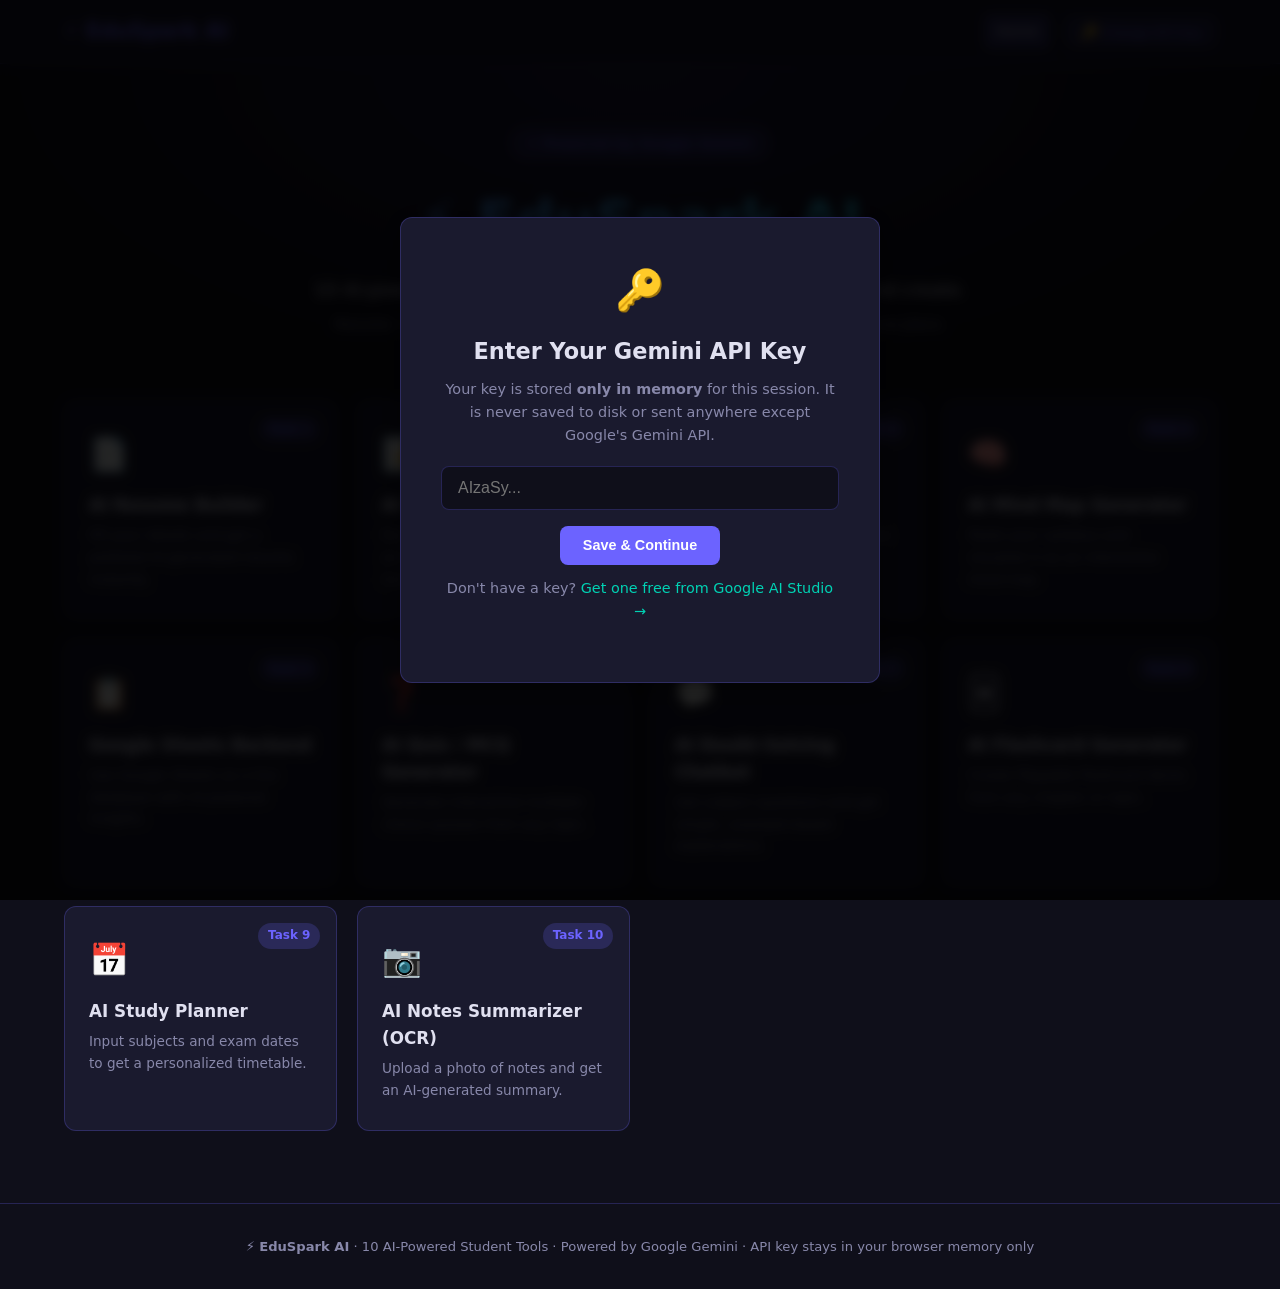
<file: index.html>
<!DOCTYPE html>
<html lang="en">
<head>
  <meta charset="UTF-8" />
  <meta name="viewport" content="width=device-width, initial-scale=1.0"/>
  <title>EduSpark AI — Your AI-Powered Study Toolkit</title>
  <link rel="stylesheet" href="styles.css" />
</head>
<body>
  <!-- API Key Modal -->
  <div id="api-modal" class="modal-overlay">
    <div class="modal-box">
      <div class="modal-icon">🔑</div>
      <h2>Enter Your Gemini API Key</h2>
      <p>Your key is stored <strong>only in memory</strong> for this session. It is never saved to disk or sent anywhere except Google's Gemini API.</p>
      <input type="password" id="api-key-input" placeholder="AIzaSy..." autocomplete="off" />
      <div class="modal-actions">
        <button class="btn-primary" onclick="saveApiKey()">Save &amp; Continue</button>
      </div>
      <p class="modal-note">Don't have a key? <a href="https://aistudio.google.com/app/apikey" target="_blank">Get one free from Google AI Studio →</a></p>
    </div>
  </div>

  <!-- Header -->
  <header class="site-header">
    <div class="header-inner">
      <div class="logo">⚡ EduSpark AI</div>
      <nav class="top-nav">
        <a href="index.html" class="active">Home</a>
        <button class="btn-key-change" onclick="changeApiKey()">🔑 Change API Key</button>
      </nav>
    </div>
  </header>

  <!-- Hero -->
  <section class="hero">
    <div class="hero-badge">✦ Powered by Google Gemini</div>
    <h1>⚡ EduSpark AI</h1>
    <p class="hero-tagline">10 AI-powered tools to supercharge how you study, revise, and create.</p>
    <p class="hero-sub">Resume → Notes → PPT → Quiz → Chatbot → Flashcards → and more. All in one place.</p>
  </section>

  <!-- Tools Grid -->
  <main class="tools-grid">
    <a href="pages/resume-builder.html" class="tool-card">
      <div class="tool-icon">📄</div>
      <h3>AI Resume Builder</h3>
      <p>Fill your details and get a polished AI-generated resume instantly.</p>
      <span class="task-badge">Task 1</span>
    </a>
    <a href="pages/notes-generator.html" class="tool-card">
      <div class="tool-icon">📝</div>
      <h3>AI Notes Generator</h3>
      <p>Paste any topic or paragraph and get clean structured study notes.</p>
      <span class="task-badge">Task 2</span>
    </a>
    <a href="pages/ppt-generator.html" class="tool-card">
      <div class="tool-icon">📊</div>
      <h3>AI PPT Generator</h3>
      <p>Enter a topic and get slide-wise content with navigation.</p>
      <span class="task-badge">Task 3</span>
    </a>
    <a href="pages/mind-map.html" class="tool-card">
      <div class="tool-icon">🧠</div>
      <h3>AI Mind Map Generator</h3>
      <p>Paste your syllabus and visualize it as an interactive mind map.</p>
      <span class="task-badge">Task 4</span>
    </a>
    <a href="pages/sheets-backend.html" class="tool-card">
      <div class="tool-icon">📋</div>
      <h3>Google Sheets Backend</h3>
      <p>Use Google Sheets as a live database with AI-powered insights.</p>
      <span class="task-badge">Task 5</span>
    </a>
    <a href="pages/quiz-generator.html" class="tool-card">
      <div class="tool-icon">❓</div>
      <h3>AI Quiz / MCQ Generator</h3>
      <p>Generate interactive multiple-choice quizzes from any topic.</p>
      <span class="task-badge">Task 6</span>
    </a>
    <a href="pages/chatbot.html" class="tool-card">
      <div class="tool-icon">💬</div>
      <h3>AI Doubt-Solving Chatbot</h3>
      <p>Ask subject questions and get simple, example-based explanations.</p>
      <span class="task-badge">Task 7</span>
    </a>
    <a href="pages/flashcards.html" class="tool-card">
      <div class="tool-icon">🃏</div>
      <h3>AI Flashcard Generator</h3>
      <p>Create flippable flashcard decks from any chapter or topic.</p>
      <span class="task-badge">Task 8</span>
    </a>
    <a href="pages/study-planner.html" class="tool-card">
      <div class="tool-icon">📅</div>
      <h3>AI Study Planner</h3>
      <p>Input subjects and exam dates to get a personalized timetable.</p>
      <span class="task-badge">Task 9</span>
    </a>
    <a href="pages/ocr-summarizer.html" class="tool-card">
      <div class="tool-icon">📷</div>
      <h3>AI Notes Summarizer (OCR)</h3>
      <p>Upload a photo of notes and get an AI-generated summary.</p>
      <span class="task-badge">Task 10</span>
    </a>
  </main>

  <footer class="site-footer">
    <p>⚡ <strong>EduSpark AI</strong> · 10 AI-Powered Student Tools · Powered by Google Gemini · API key stays in your browser memory only</p>
  </footer>

  <script src="app.js"></script>
</body>
</html>
</file>
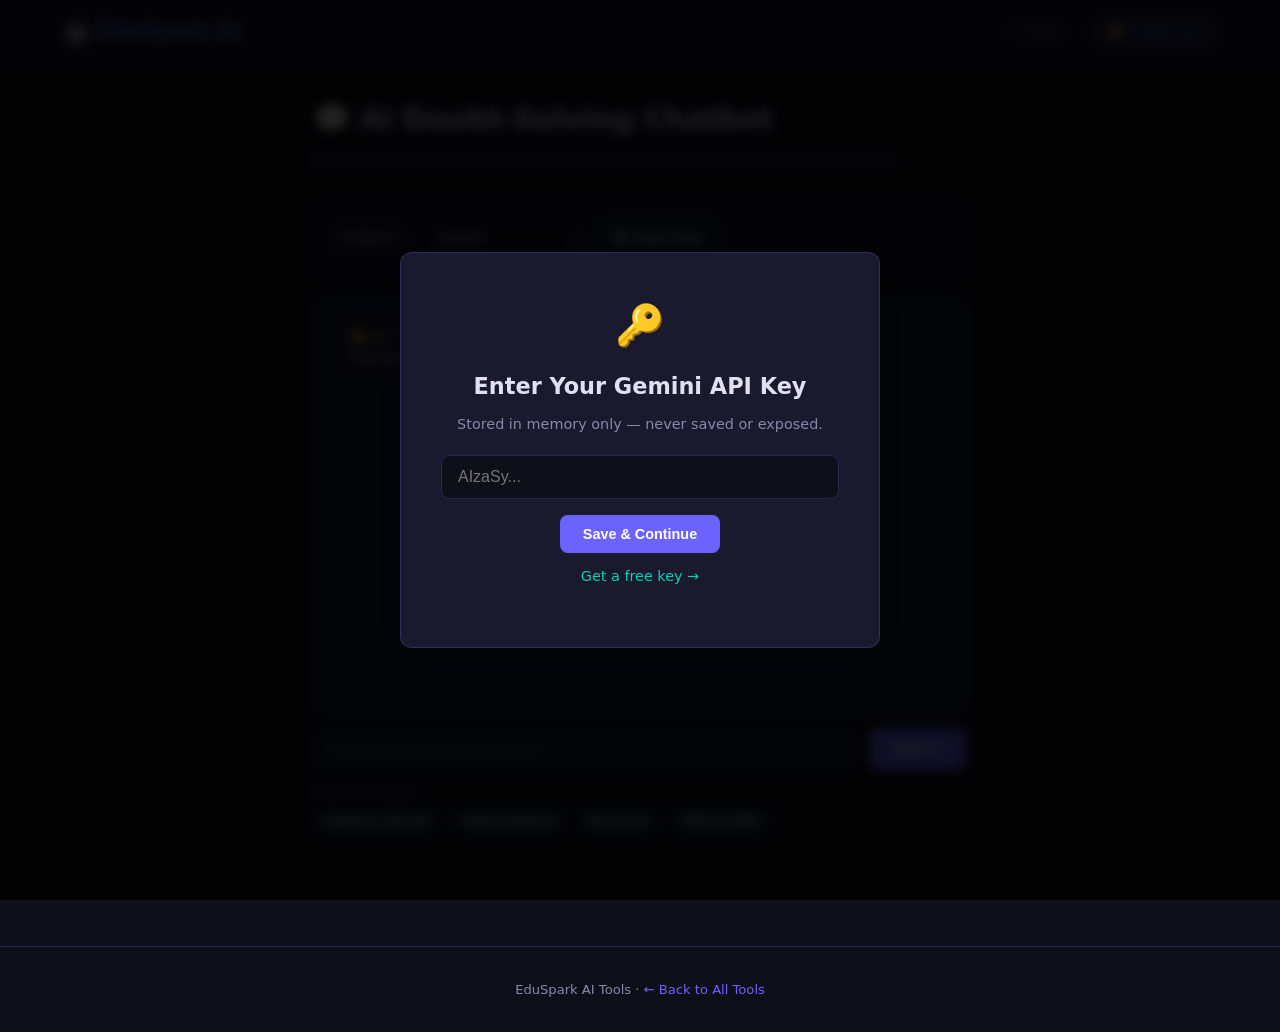
<file: pages/chatbot.html>
<!DOCTYPE html>
<html lang="en">
<head>
  <meta charset="UTF-8"/>
  <meta name="viewport" content="width=device-width, initial-scale=1.0"/>
  <title>AI Doubt Chatbot · EduSpark AI</title>
  <link rel="stylesheet" href="../styles.css"/>
</head>
<body>
  <!-- API Key Modal -->
  <div id="api-modal" class="modal-overlay">
    <div class="modal-box">
      <div class="modal-icon">🔑</div>
      <h2>Enter Your Gemini API Key</h2>
      <p>Stored in memory only — never saved or exposed.</p>
      <input type="password" id="api-key-input" placeholder="AIzaSy..." autocomplete="off"/>
      <div class="modal-actions"><button class="btn-primary" onclick="saveApiKey()">Save &amp; Continue</button></div>
      <p class="modal-note"><a href="https://aistudio.google.com/app/apikey" target="_blank">Get a free key →</a></p>
    </div>
  </div>

  <header class="site-header">
    <div class="header-inner">
      <div class="logo">🤖 EduSpark AI</div>
      <nav class="top-nav">
        <a href="../index.html" class="back-link">← Home</a>
        <button class="btn-key-change" onclick="changeApiKey()">🔑 Change Key</button>
      </nav>
    </div>
  </header>

  <div class="page-container" style="max-width:700px">
    <h1 class="page-title">💬 AI Doubt-Solving Chatbot</h1>
    <p class="page-subtitle">Ask anything about any subject. Your AI tutor explains simply with examples.</p>

    <!-- Subject selector -->
    <div class="card" style="padding:1rem 1.5rem">
      <div style="display:flex;align-items:center;gap:1rem;flex-wrap:wrap">
        <label style="font-size:.85rem;color:var(--text-muted);font-weight:600">Subject:</label>
        <select id="subject" style="background:var(--bg);color:var(--text);border:1px solid var(--border);border-radius:8px;padding:.4rem .75rem;font-size:.9rem">
          <option value="General">General</option>
          <option value="Mathematics">Mathematics</option>
          <option value="Physics">Physics</option>
          <option value="Chemistry">Chemistry</option>
          <option value="Biology">Biology</option>
          <option value="Computer Science">Computer Science</option>
          <option value="History">History</option>
          <option value="English">English</option>
        </select>
        <button class="btn-secondary" style="padding:.4rem .9rem;font-size:.85rem" onclick="clearChat()">🗑 Clear Chat</button>
      </div>
    </div>

    <!-- Chat Window -->
    <div class="chat-window" id="chat-window">
      <div class="chat-bubble ai">
        👋 Hi! I'm your AI tutor. Ask me any doubt — I'll explain with examples. Select your subject above for better answers!
      </div>
    </div>

    <!-- Input Row -->
    <div class="chat-input-row">
      <input type="text" id="chat-input" placeholder="Type your doubt and press Enter…" onkeydown="if(event.key==='Enter')sendMessage()"/>
      <button class="btn-primary" onclick="sendMessage()">Send ↗</button>
    </div>

    <!-- Quick Questions -->
    <div style="margin-top:.75rem">
      <p style="font-size:.8rem;color:var(--text-muted);margin-bottom:.4rem">Quick examples:</p>
      <div style="display:flex;flex-wrap:wrap;gap:.5rem">
        <button class="btn-secondary" style="font-size:.78rem;padding:.3rem .7rem"
          onclick="askQuick('What is Newton\'s second law?')">Newton's 2nd law</button>
        <button class="btn-secondary" style="font-size:.78rem;padding:.3rem .7rem"
          onclick="askQuick('Explain photosynthesis simply')">Photosynthesis</button>
        <button class="btn-secondary" style="font-size:.78rem;padding:.3rem .7rem"
          onclick="askQuick('What is recursion in programming?')">Recursion</button>
        <button class="btn-secondary" style="font-size:.78rem;padding:.3rem .7rem"
          onclick="askQuick('Difference between RAM and ROM')">RAM vs ROM</button>
      </div>
    </div>
  </div>

  <footer class="site-footer">
    <p>EduSpark AI Tools · <a href="../index.html">← Back to All Tools</a></p>
  </footer>

  <script src="../app.js"></script>
  <script>
    // Conversation history for context
    let history = [];

    function appendBubble(role, text) {
      const window = document.getElementById('chat-window');
      const div    = document.createElement('div');
      div.className = `chat-bubble ${role}`;
      div.textContent = text;
      window.appendChild(div);
      window.scrollTop = window.scrollHeight;
      return div;
    }

    async function sendMessage() {
      const input   = document.getElementById('chat-input');
      const subject = document.getElementById('subject').value;
      const msg     = input.value.trim();
      if (!msg) return;

      input.value = '';
      appendBubble('user', msg);
      history.push({ role: 'user', text: msg });

      const thinkingBubble = appendBubble('ai', '⏳ Thinking…');

      // Build prompt with conversation context
      const contextLines = history.slice(-6).map(h =>
        `${h.role === 'user' ? 'Student' : 'Tutor'}: ${h.text}`
      ).join('\n');

      const prompt = `
You are a friendly, helpful tutor for ${subject}. Explain clearly and simply with a real-world example when useful. Keep answers concise (3-5 sentences max unless formula/code is needed).

Conversation so far:
${contextLines}

Now answer the student's latest question.
      `.trim();

      try {
        const reply = await callGemini(prompt, { temperature: 0.6, maxTokens: 500 });
        thinkingBubble.textContent = reply;
        history.push({ role: 'ai', text: reply });
      } catch (e) {
        thinkingBubble.textContent = '⚠️ Error: ' + e.message;
      }
    }

    function askQuick(q) {
      document.getElementById('chat-input').value = q;
      sendMessage();
    }

    function clearChat() {
      history = [];
      const win = document.getElementById('chat-window');
      win.innerHTML = '<div class="chat-bubble ai">Chat cleared! Ask a new doubt 😊</div>';
    }
  </script>
</body>
</html>
</file>
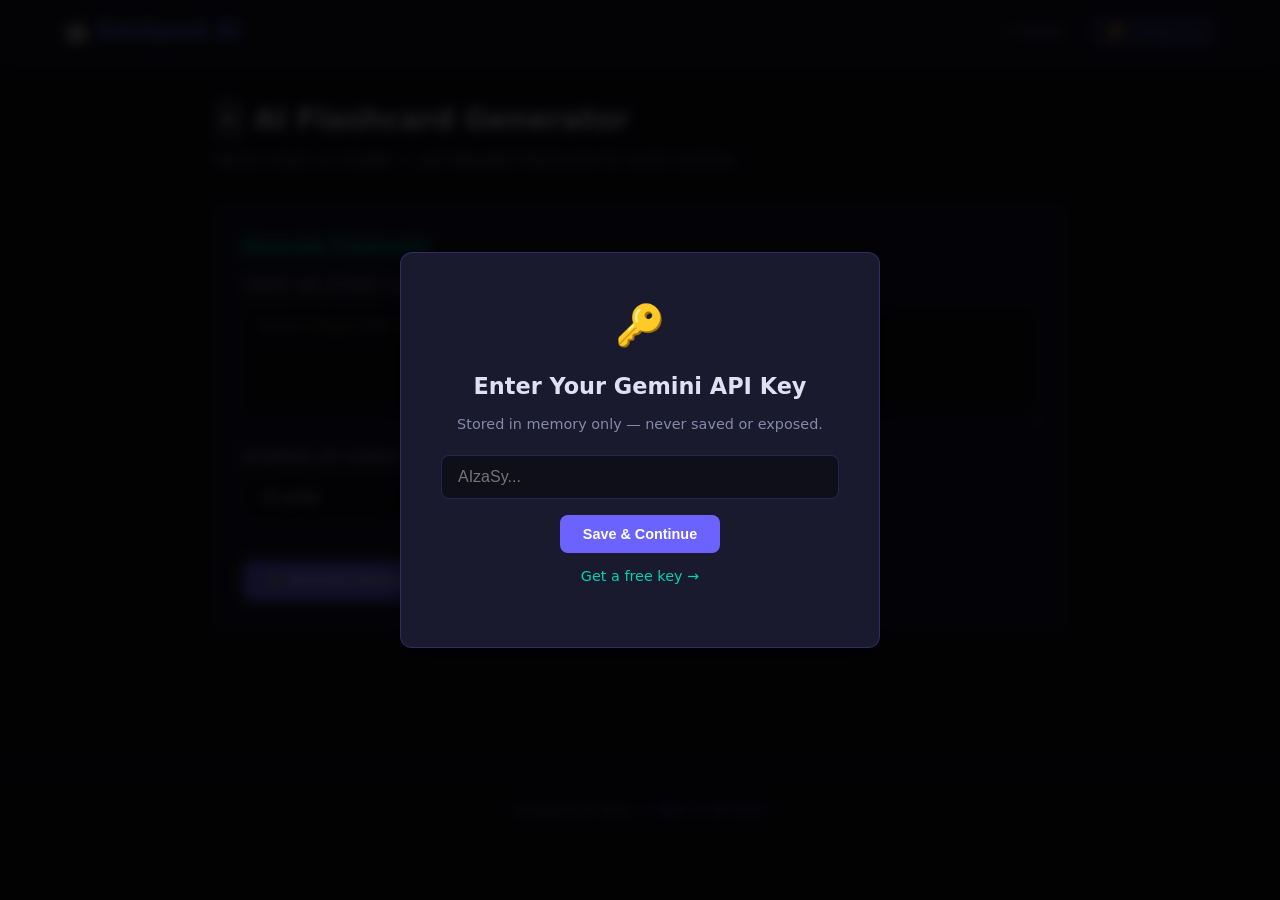
<file: pages/flashcards.html>
<!DOCTYPE html>
<html lang="en">
<head>
  <meta charset="UTF-8"/>
  <meta name="viewport" content="width=device-width, initial-scale=1.0"/>
  <title>AI Flashcards · EduSpark AI</title>
  <link rel="stylesheet" href="../styles.css"/>
</head>
<body>
  <!-- API Key Modal -->
  <div id="api-modal" class="modal-overlay">
    <div class="modal-box">
      <div class="modal-icon">🔑</div>
      <h2>Enter Your Gemini API Key</h2>
      <p>Stored in memory only — never saved or exposed.</p>
      <input type="password" id="api-key-input" placeholder="AIzaSy..." autocomplete="off"/>
      <div class="modal-actions"><button class="btn-primary" onclick="saveApiKey()">Save &amp; Continue</button></div>
      <p class="modal-note"><a href="https://aistudio.google.com/app/apikey" target="_blank">Get a free key →</a></p>
    </div>
  </div>

  <header class="site-header">
    <div class="header-inner">
      <div class="logo">🤖 EduSpark AI</div>
      <nav class="top-nav">
        <a href="../index.html" class="back-link">← Home</a>
        <button class="btn-key-change" onclick="changeApiKey()">🔑 Change Key</button>
      </nav>
    </div>
  </header>

  <div class="page-container">
    <h1 class="page-title">🃏 AI Flashcard Generator</h1>
    <p class="page-subtitle">Paste a topic or chapter — get flippable flashcards for quick revision.</p>

    <div class="card" id="input-card">
      <h4>Generate Flashcards</h4>
      <div class="form-group">
        <label>Topic or Study Text</label>
        <textarea id="flash-input" rows="5"
          placeholder="Enter a topic like 'Organic Chemistry reactions' or paste your notes here…"></textarea>
      </div>
      <div class="form-row">
        <div class="form-group">
          <label>Number of Cards</label>
          <select id="card-count">
            <option value="5">5 cards</option>
            <option value="8" selected>8 cards</option>
            <option value="10">10 cards</option>
          </select>
        </div>
      </div>
      <div class="btn-group">
        <button class="btn-primary" onclick="generateFlashcards()">✨ Generate Flashcards</button>
      </div>
    </div>

    <div class="loading-bar" id="loading"><div class="spinner"></div> Creating flashcards…</div>

    <!-- Flashcard Deck -->
    <div id="deck-area" style="display:none">
      <div class="fc-counter" id="fc-counter">Card 1 of 8</div>

      <div class="flashcard-deck">
        <div class="flashcard" id="flashcard" onclick="flipCard()">
          <div class="fc-face fc-front">
            <div>
              <p id="fc-question">Question text</p>
              <p class="fc-hint">👆 Click to flip</p>
            </div>
          </div>
          <div class="fc-face fc-back">
            <div>
              <p id="fc-answer">Answer text</p>
            </div>
          </div>
        </div>
      </div>

      <div class="flashcard-controls">
        <button class="btn-secondary" onclick="prevCard()">← Prev</button>
        <button class="btn-primary"   onclick="nextCard()">Next →</button>
        <button class="btn-outline"   onclick="shuffleDeck()">🔀 Shuffle</button>
        <button class="btn-secondary" onclick="resetDeck()">🔄 New Topic</button>
      </div>
    </div>
  </div>

  <footer class="site-footer">
    <p>EduSpark AI Tools · <a href="../index.html">← Back to All Tools</a></p>
  </footer>

  <script src="../app.js"></script>
  <script>
    let cards   = [];
    let current = 0;

    async function generateFlashcards() {
      const text  = document.getElementById('flash-input').value.trim();
      const count = document.getElementById('card-count').value;
      if (!text) { showToast('Please enter a topic or notes.', 'error'); return; }

      const prompt = `
Generate exactly ${count} flashcards for: "${text}".
Return ONLY a valid JSON array (no markdown fences). Each object:
{"question": "question text", "answer": "answer text"}
Keep questions concise and answers to 1-2 sentences.
      `.trim();

      setLoading('loading', true);
      document.getElementById('deck-area').style.display = 'none';

      try {
        const raw = await callGemini(prompt, { temperature: 0.6 });
        cards   = parseGeminiJson(raw);
        current = 0;
        showCard();
        document.getElementById('input-card').style.display = 'none';
        document.getElementById('deck-area').style.display = 'block';
        showToast(`${cards.length} flashcards ready!`, 'success');
      } catch (e) {
        showToast('Error: ' + e.message, 'error');
      } finally {
        setLoading('loading', false);
      }
    }

    function showCard() {
      const card = document.getElementById('flashcard');
      card.classList.remove('flipped');
      document.getElementById('fc-question').textContent = cards[current].question;
      document.getElementById('fc-answer').textContent   = cards[current].answer;
      document.getElementById('fc-counter').textContent  = `Card ${current + 1} of ${cards.length}`;
    }

    function flipCard()  { document.getElementById('flashcard').classList.toggle('flipped'); }
    function nextCard()  { if (current < cards.length-1) { current++; showCard(); } }
    function prevCard()  { if (current > 0)              { current--; showCard(); } }

    function shuffleDeck() {
      cards.sort(() => Math.random() - 0.5);
      current = 0;
      showCard();
      showToast('Deck shuffled!', 'success');
    }

    function resetDeck() {
      document.getElementById('deck-area').style.display = 'none';
      document.getElementById('input-card').style.display = 'block';
      document.getElementById('flash-input').value = '';
    }
  </script>
</body>
</html>
</file>
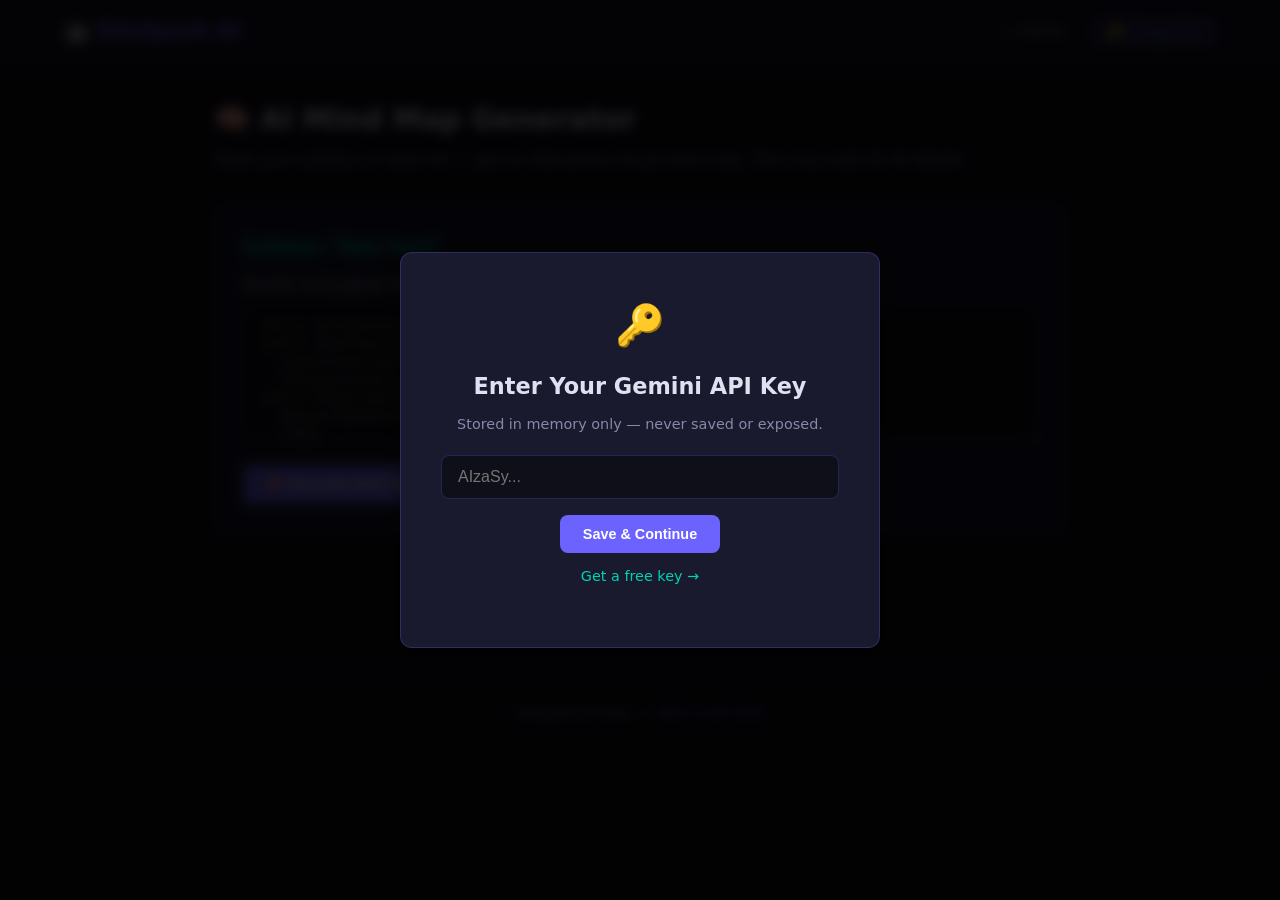
<file: pages/mind-map.html>
<!DOCTYPE html>
<html lang="en">
<head>
  <meta charset="UTF-8"/>
  <meta name="viewport" content="width=device-width, initial-scale=1.0"/>
  <title>AI Mind Map Generator · EduSpark AI</title>
  <link rel="stylesheet" href="../styles.css"/>
  <style>
    .mindmap-wrap { overflow: auto; }
    .mm-node {
      display: inline-block;
      background: var(--surface2);
      border: 2px solid var(--primary);
      border-radius: 8px; padding: .4rem .9rem;
      font-size: .85rem; cursor: pointer;
      transition: all .2s; position: relative;
    }
    .mm-node:hover { background: rgba(108,99,255,.2); }
    .mm-root { background: rgba(108,99,255,.3); font-weight: 700; font-size: 1rem; border-color: var(--accent); }
    .mm-branch { border-color: var(--success); margin: .25rem 0; }
    .mm-leaf   { border-color: #f59e0b; font-size: .8rem; }
    .mm-section { margin: .75rem 0 .75rem 1.5rem; }
    .mm-children { margin-left: 2rem; border-left: 2px solid var(--border); padding-left: 1rem; }
    .mm-item { margin: .4rem 0; display: flex; align-items: flex-start; gap: .4rem; flex-wrap: wrap; }
    .mm-connector { color: var(--text-muted); font-size: .75rem; margin-top: .5rem; }
    .detail-popup {
      display: none; position: fixed; inset: 0;
      background: rgba(0,0,0,.7); z-index: 200;
      align-items: center; justify-content: center;
    }
    .detail-popup.active { display: flex; }
    .detail-box {
      background: var(--surface); border: 1px solid var(--border);
      border-radius: var(--radius); padding: 2rem; max-width: 500px; width: 90%;
      box-shadow: var(--shadow);
    }
    .detail-box h3 { color: var(--primary); margin-bottom: 1rem; }
    .detail-box p  { color: var(--text-muted); font-size: .9rem; }
    .detail-close { float: right; cursor: pointer; font-size: 1.2rem; color: var(--text-muted); }
  </style>
</head>
<body>
  <!-- API Key Modal -->
  <div id="api-modal" class="modal-overlay">
    <div class="modal-box">
      <div class="modal-icon">🔑</div>
      <h2>Enter Your Gemini API Key</h2>
      <p>Stored in memory only — never saved or exposed.</p>
      <input type="password" id="api-key-input" placeholder="AIzaSy..." autocomplete="off"/>
      <div class="modal-actions"><button class="btn-primary" onclick="saveApiKey()">Save &amp; Continue</button></div>
      <p class="modal-note"><a href="https://aistudio.google.com/app/apikey" target="_blank">Get a free key →</a></p>
    </div>
  </div>

  <!-- Detail popup -->
  <div class="detail-popup" id="detail-popup">
    <div class="detail-box">
      <span class="detail-close" onclick="closeDetail()">✕</span>
      <h3 id="detail-topic"></h3>
      <div class="loading-bar" id="detail-loading" style="margin:0 0 1rem;">
        <div class="spinner"></div> Fetching AI explanation…
      </div>
      <p id="detail-text"></p>
    </div>
  </div>

  <header class="site-header">
    <div class="header-inner">
      <div class="logo">🤖 EduSpark AI</div>
      <nav class="top-nav">
        <a href="../index.html" class="back-link">← Home</a>
        <button class="btn-key-change" onclick="changeApiKey()">🔑 Change Key</button>
      </nav>
    </div>
  </header>

  <div class="page-container">
    <h1 class="page-title">🧠 AI Mind Map Generator</h1>
    <p class="page-subtitle">Paste your syllabus or topic list — get an interactive visual mind map. Click any node for AI details.</p>

    <div class="card">
      <h4>Syllabus / Topic Input</h4>
      <div class="form-group">
        <label>Paste Syllabus or Topic</label>
        <textarea id="syllabus" rows="6"
          placeholder="Unit 1: Introduction to AI&#10;Unit 2: Machine Learning&#10;  - Supervised Learning&#10;  - Unsupervised Learning&#10;Unit 3: Deep Learning&#10;  - Neural Networks&#10;  - CNNs"></textarea>
      </div>
      <div class="btn-group">
        <button class="btn-primary" onclick="generateMindMap()">🧠 Generate Mind Map</button>
      </div>
    </div>

    <div class="loading-bar" id="loading">
      <div class="spinner"></div> Building your mind map…
    </div>

    <div id="mindmap-container">
      <div id="mindmap-render" class="mindmap-wrap"></div>
    </div>
  </div>

  <footer class="site-footer">
    <p>EduSpark AI Tools · <a href="../index.html">← Back to All Tools</a></p>
  </footer>

  <script src="../app.js"></script>
  <script>
    async function generateMindMap() {
      const syllabus = document.getElementById('syllabus').value.trim();
      if (!syllabus) { showToast('Please enter syllabus text.', 'error'); return; }

      const prompt = `
Convert the following syllabus/topic list into a hierarchical JSON mind map structure.
Return ONLY valid JSON (no markdown fences, no extra text) with this structure:
{
  "root": "Main Subject Name",
  "branches": [
    {
      "name": "Unit/Topic Name",
      "children": ["subtopic1", "subtopic2", "subtopic3"]
    }
  ]
}

Syllabus:
${syllabus}
      `.trim();

      setLoading('loading', true);
      document.getElementById('mindmap-container').classList.remove('active');

      try {
        const raw  = await callGemini(prompt, { temperature: 0.4 });
        const data = parseGeminiJson(raw);
        renderMindMap(data);
        document.getElementById('mindmap-container').classList.add('active');
        showToast('Mind map generated! Click nodes for details.', 'success');
      } catch (e) {
        showToast('Error: ' + e.message, 'error');
      } finally {
        setLoading('loading', false);
      }
    }

    function renderMindMap(data) {
      const el = document.getElementById('mindmap-render');
      el.innerHTML = '';

      const rootEl = document.createElement('div');
      rootEl.className = 'mm-item';
      const rootNode = document.createElement('div');
      rootNode.className = 'mm-node mm-root';
      rootNode.textContent = data.root;
      rootNode.onclick = () => showDetail(data.root);
      rootEl.appendChild(rootNode);
      el.appendChild(rootEl);

      const colors = ['#6c63ff','#00d2b4','#f59e0b','#ef4444','#22c55e','#a78bfa','#fb923c'];

      (data.branches || []).forEach((branch, i) => {
        const section = document.createElement('div');
        section.className = 'mm-section';

        const branchItem = document.createElement('div');
        branchItem.className = 'mm-item';
        const branchNode = document.createElement('div');
        branchNode.className = 'mm-node mm-branch';
        branchNode.style.borderColor = colors[i % colors.length];
        branchNode.textContent = branch.name;
        branchNode.onclick = () => showDetail(branch.name);
        branchItem.appendChild(branchNode);
        section.appendChild(branchItem);

        if (branch.children && branch.children.length) {
          const childrenWrap = document.createElement('div');
          childrenWrap.className = 'mm-children';
          branch.children.forEach(child => {
            const childItem = document.createElement('div');
            childItem.className = 'mm-item';
            const childNode = document.createElement('div');
            childNode.className = 'mm-node mm-leaf';
            childNode.textContent = child;
            childNode.onclick = () => showDetail(child);
            childItem.appendChild(childNode);
            childrenWrap.appendChild(childItem);
          });
          section.appendChild(childrenWrap);
        }
        el.appendChild(section);
      });
    }

    async function showDetail(topic) {
      document.getElementById('detail-topic').textContent = topic;
      document.getElementById('detail-text').textContent = '';
      document.getElementById('detail-popup').classList.add('active');
      setLoading('detail-loading', true);

      try {
        const text = await callGemini(
          `Explain "${topic}" in 3-4 sentences, simply for a student.`,
          { temperature: 0.5, maxTokens: 200 }
        );
        document.getElementById('detail-text').textContent = text;
      } catch (e) {
        document.getElementById('detail-text').textContent = 'Could not load details: ' + e.message;
      } finally {
        setLoading('detail-loading', false);
      }
    }

    function closeDetail() {
      document.getElementById('detail-popup').classList.remove('active');
    }
  </script>
</body>
</html>
</file>
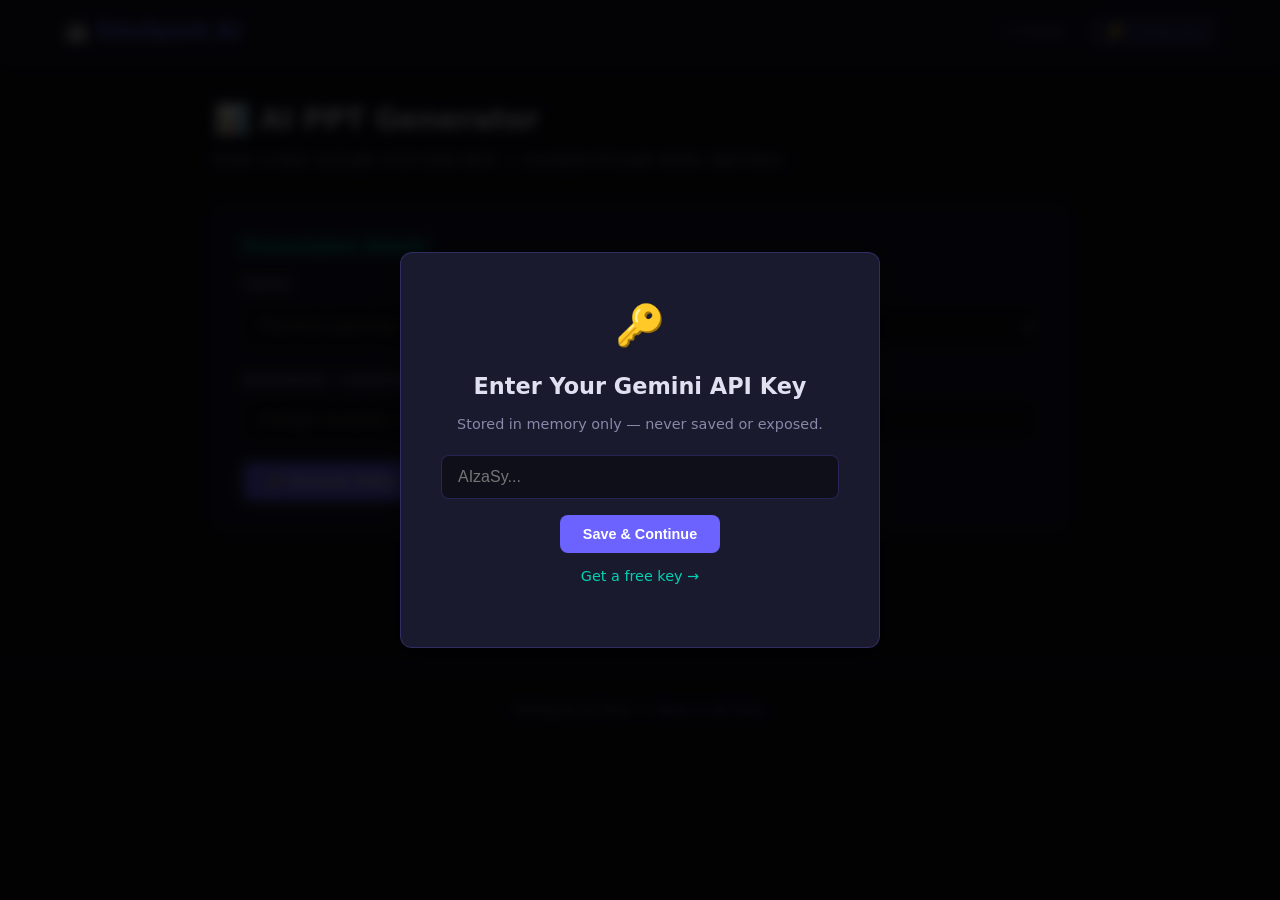
<file: pages/ppt-generator.html>
<!DOCTYPE html>
<html lang="en">
<head>
  <meta charset="UTF-8"/>
  <meta name="viewport" content="width=device-width, initial-scale=1.0"/>
  <title>AI PPT Generator · EduSpark AI</title>
  <link rel="stylesheet" href="../styles.css"/>
</head>
<body>
  <!-- API Key Modal -->
  <div id="api-modal" class="modal-overlay">
    <div class="modal-box">
      <div class="modal-icon">🔑</div>
      <h2>Enter Your Gemini API Key</h2>
      <p>Stored in memory only — never saved or exposed.</p>
      <input type="password" id="api-key-input" placeholder="AIzaSy..." autocomplete="off"/>
      <div class="modal-actions"><button class="btn-primary" onclick="saveApiKey()">Save &amp; Continue</button></div>
      <p class="modal-note"><a href="https://aistudio.google.com/app/apikey" target="_blank">Get a free key →</a></p>
    </div>
  </div>

  <header class="site-header">
    <div class="header-inner">
      <div class="logo">🤖 EduSpark AI</div>
      <nav class="top-nav">
        <a href="../index.html" class="back-link">← Home</a>
        <button class="btn-key-change" onclick="changeApiKey()">🔑 Change Key</button>
      </nav>
    </div>
  </header>

  <div class="page-container">
    <h1 class="page-title">📊 AI PPT Generator</h1>
    <p class="page-subtitle">Enter a topic and get a full slide deck — navigate through slides right here.</p>

    <div class="card">
      <h4>Presentation Details</h4>
      <div class="form-row">
        <div class="form-group">
          <label>Topic</label>
          <input type="text" id="topic" placeholder="Machine Learning in Healthcare"/>
        </div>
        <div class="form-group">
          <label>Number of Slides</label>
          <select id="slide-count">
            <option value="5">5 slides</option>
            <option value="7" selected>7 slides</option>
            <option value="10">10 slides</option>
          </select>
        </div>
      </div>
      <div class="form-group">
        <label>Audience / Context (optional)</label>
        <input type="text" id="audience" placeholder="College students, introductory level"/>
      </div>
      <div class="btn-group">
        <button class="btn-primary" onclick="generatePPT()">✨ Generate Slides</button>
      </div>
    </div>

    <div class="loading-bar" id="loading">
      <div class="spinner"></div> Generating slide content with AI…
    </div>

    <!-- Slide Viewer -->
    <div class="slide-viewer" id="slide-viewer">
      <div class="slide-header">
        <span id="slide-label">Slide 1 of 7</span>
        <span id="slide-topic-label"></span>
      </div>
      <div class="slide-content" id="slide-display">
        <h2 id="slide-title"></h2>
        <ul id="slide-bullets"></ul>
      </div>
      <div class="slide-nav">
        <button class="btn-secondary" onclick="prevSlide()">← Prev</button>
        <button class="btn-secondary" onclick="nextSlide()">Next →</button>
        <button class="btn-outline"   onclick="downloadSlides()">⬇ Download .txt</button>
      </div>
    </div>
  </div>

  <footer class="site-footer">
    <p>EduSpark AI Tools · <a href="../index.html">← Back to All Tools</a></p>
  </footer>

  <script src="../app.js"></script>
  <script>
    let slides = [];
    let current = 0;

    async function generatePPT() {
      const topic    = document.getElementById('topic').value.trim();
      const count    = document.getElementById('slide-count').value;
      const audience = document.getElementById('audience').value.trim();

      if (!topic) { showToast('Please enter a topic.', 'error'); return; }

      const prompt = `
Create a ${count}-slide presentation on the topic: "${topic}".
${audience ? `Audience: ${audience}.` : ''}

Return ONLY a valid JSON array with no extra text, no markdown fences. Each object must have:
- "title": slide title (string)
- "bullets": array of 3-4 concise bullet point strings

Example format:
[{"title":"Introduction","bullets":["Point 1","Point 2","Point 3"]},...]

Generate exactly ${count} slides now.
      `.trim();

      setLoading('loading', true);
      document.getElementById('slide-viewer').classList.remove('active');

      try {
        const raw = await callGemini(prompt, { temperature: 0.6 });
        slides = parseGeminiJson(raw);
        if (!Array.isArray(slides) || slides.length === 0) throw new Error('Invalid slide data received.');
        current = 0;
        document.getElementById('slide-topic-label').textContent = topic;
        renderSlide();
        document.getElementById('slide-viewer').classList.add('active');
        showToast('Slides generated!', 'success');
      } catch (e) {
        showToast('Error: ' + e.message, 'error');
      } finally {
        setLoading('loading', false);
      }
    }

    function renderSlide() {
      const s = slides[current];
      document.getElementById('slide-label').textContent = `Slide ${current + 1} of ${slides.length}`;
      document.getElementById('slide-title').textContent = s.title;
      const ul = document.getElementById('slide-bullets');
      ul.innerHTML = '';
      (s.bullets || []).forEach(b => {
        const li = document.createElement('li');
        li.textContent = b;
        ul.appendChild(li);
      });
    }

    function prevSlide() {
      if (current > 0) { current--; renderSlide(); }
    }
    function nextSlide() {
      if (current < slides.length - 1) { current++; renderSlide(); }
    }

    function downloadSlides() {
      let txt = '';
      slides.forEach((s, i) => {
        txt += `SLIDE ${i + 1}: ${s.title}\n`;
        (s.bullets || []).forEach(b => txt += `  • ${b}\n`);
        txt += '\n';
      });
      downloadText(txt, 'presentation.txt');
    }
  </script>
</body>
</html>
</file>
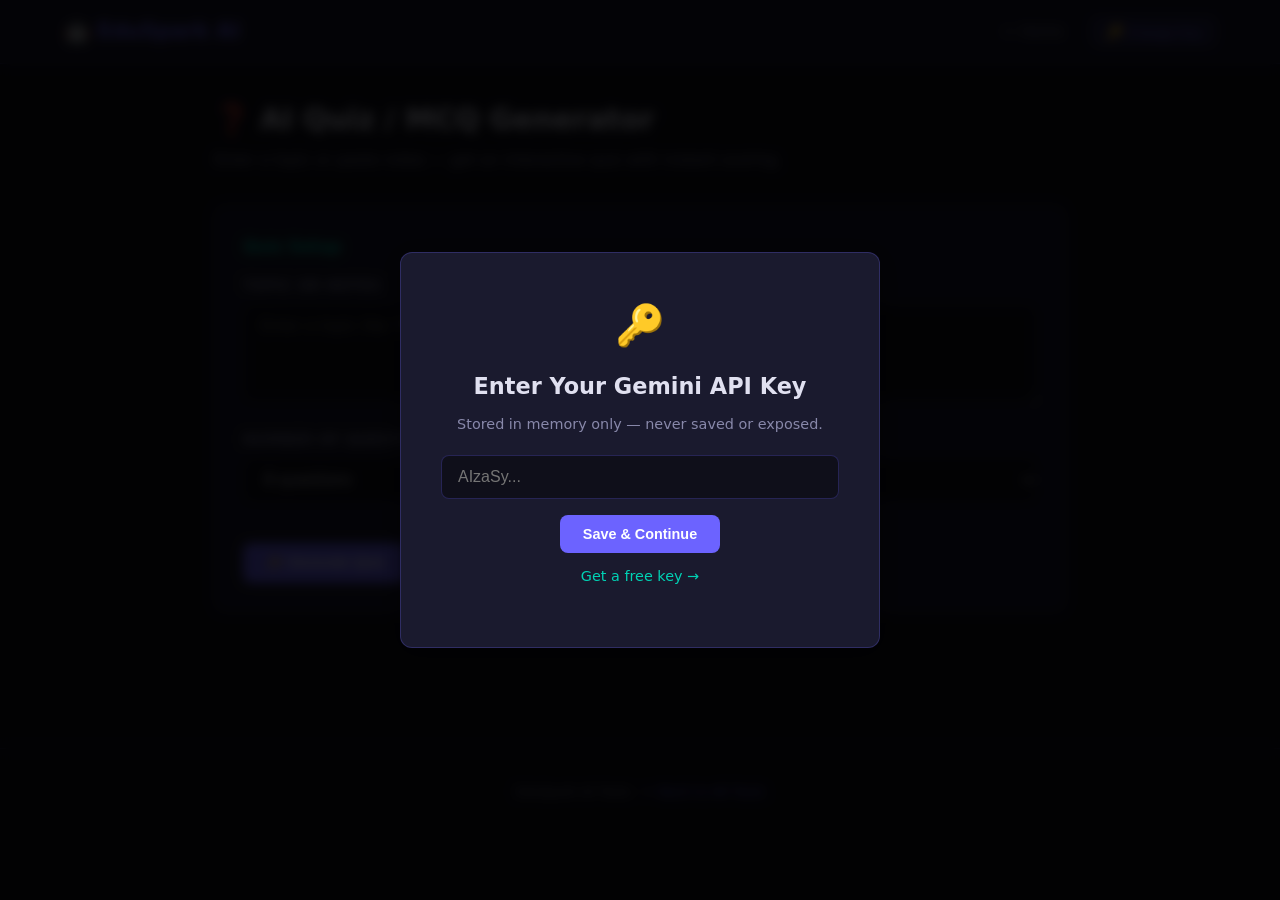
<file: pages/quiz-generator.html>
<!DOCTYPE html>
<html lang="en">
<head>
  <meta charset="UTF-8"/>
  <meta name="viewport" content="width=device-width, initial-scale=1.0"/>
  <title>AI Quiz Generator · EduSpark AI</title>
  <link rel="stylesheet" href="../styles.css"/>
</head>
<body>
  <!-- API Key Modal -->
  <div id="api-modal" class="modal-overlay">
    <div class="modal-box">
      <div class="modal-icon">🔑</div>
      <h2>Enter Your Gemini API Key</h2>
      <p>Stored in memory only — never saved or exposed.</p>
      <input type="password" id="api-key-input" placeholder="AIzaSy..." autocomplete="off"/>
      <div class="modal-actions"><button class="btn-primary" onclick="saveApiKey()">Save &amp; Continue</button></div>
      <p class="modal-note"><a href="https://aistudio.google.com/app/apikey" target="_blank">Get a free key →</a></p>
    </div>
  </div>

  <header class="site-header">
    <div class="header-inner">
      <div class="logo">🤖 EduSpark AI</div>
      <nav class="top-nav">
        <a href="../index.html" class="back-link">← Home</a>
        <button class="btn-key-change" onclick="changeApiKey()">🔑 Change Key</button>
      </nav>
    </div>
  </header>

  <div class="page-container">
    <h1 class="page-title">❓ AI Quiz / MCQ Generator</h1>
    <p class="page-subtitle">Enter a topic or paste notes — get an interactive quiz with instant scoring.</p>

    <div class="card" id="input-card">
      <h4>Quiz Setup</h4>
      <div class="form-group">
        <label>Topic or Notes</label>
        <textarea id="quiz-topic" rows="4"
          placeholder="Enter a topic like 'Photosynthesis' or paste study notes here…"></textarea>
      </div>
      <div class="form-row">
        <div class="form-group">
          <label>Number of Questions</label>
          <select id="q-count">
            <option value="5">5 questions</option>
            <option value="8" selected>8 questions</option>
            <option value="10">10 questions</option>
          </select>
        </div>
        <div class="form-group">
          <label>Difficulty</label>
          <select id="difficulty">
            <option value="easy">Easy</option>
            <option value="medium" selected>Medium</option>
            <option value="hard">Hard</option>
          </select>
        </div>
      </div>
      <div class="btn-group">
        <button class="btn-primary" onclick="generateQuiz()">✨ Generate Quiz</button>
      </div>
    </div>

    <div class="loading-bar" id="loading"><div class="spinner"></div> Generating quiz questions…</div>

    <!-- Quiz Area -->
    <div id="quiz-area" style="display:none">
      <div style="display:flex;justify-content:space-between;align-items:center;margin-bottom:1rem">
        <h3 style="color:var(--primary)">📋 Quiz</h3>
        <span id="score-live" style="font-size:.9rem;color:var(--text-muted)">Score: 0 / 0</span>
      </div>
      <div id="questions-list"></div>

      <div id="quiz-summary" class="score-banner" style="display:none">
        <div id="summary-text"></div>
        <div class="btn-group" style="justify-content:center;margin-top:1rem">
          <button class="btn-outline" onclick="resetQuiz()">🔄 Try Again</button>
        </div>
      </div>
    </div>
  </div>

  <footer class="site-footer">
    <p>EduSpark AI Tools · <a href="../index.html">← Back to All Tools</a></p>
  </footer>

  <script src="../app.js"></script>
  <script>
    let questions = [];
    let answered  = 0;
    let correct   = 0;

    async function generateQuiz() {
      const topic      = document.getElementById('quiz-topic').value.trim();
      const count      = document.getElementById('q-count').value;
      const difficulty = document.getElementById('difficulty').value;

      if (!topic) { showToast('Please enter a topic or notes.', 'error'); return; }

      const prompt = `
Generate exactly ${count} multiple-choice questions on: "${topic}".
Difficulty: ${difficulty}.
Return ONLY a valid JSON array (no markdown fences). Each object:
{
  "question": "question text",
  "options": ["A. option1", "B. option2", "C. option3", "D. option4"],
  "answer": "A. option1"
}
The "answer" must exactly match one of the options strings.
      `.trim();

      setLoading('loading', true);
      document.getElementById('quiz-area').style.display = 'none';
      document.getElementById('quiz-summary').style.display = 'none';

      try {
        const raw = await callGemini(prompt, { temperature: 0.7 });
        questions = parseGeminiJson(raw);
        answered = correct = 0;
        renderQuiz();
        document.getElementById('quiz-area').style.display = 'block';
        document.getElementById('input-card').style.display = 'none';
        showToast('Quiz ready! Good luck 🎯', 'success');
      } catch (e) {
        showToast('Error: ' + e.message, 'error');
      } finally {
        setLoading('loading', false);
      }
    }

    function renderQuiz() {
      const list = document.getElementById('questions-list');
      list.innerHTML = '';
      updateScore();

      questions.forEach((q, qi) => {
        const div = document.createElement('div');
        div.className = 'quiz-question card';
        div.id = `q-${qi}`;

        const p = document.createElement('p');
        p.textContent = `${qi + 1}. ${q.question}`;
        div.appendChild(p);

        const opts = document.createElement('div');
        opts.className = 'quiz-options';
        q.options.forEach(opt => {
          const btn = document.createElement('button');
          btn.className = 'quiz-option';
          btn.textContent = opt;
          btn.onclick = () => selectAnswer(qi, opt, btn, opts);
          opts.appendChild(btn);
        });
        div.appendChild(opts);
        list.appendChild(div);
      });
    }

    function selectAnswer(qi, chosen, btn, opts) {
      const q = questions[qi];
      const allBtns = opts.querySelectorAll('.quiz-option');
      allBtns.forEach(b => {
        b.disabled = true;
        if (b.textContent === q.answer) b.classList.add('correct');
      });
      if (chosen === q.answer) {
        btn.classList.add('correct');
        correct++;
      } else {
        btn.classList.add('wrong');
      }
      answered++;
      updateScore();
      if (answered === questions.length) showSummary();
    }

    function updateScore() {
      document.getElementById('score-live').textContent =
        `Score: ${correct} / ${answered} answered`;
    }

    function showSummary() {
      const pct = Math.round((correct / questions.length) * 100);
      const msg = pct >= 80 ? '🎉 Excellent!' : pct >= 50 ? '👍 Good effort!' : '📚 Keep studying!';
      document.getElementById('summary-text').innerHTML =
        `${msg}<br/><span style="font-size:1rem;color:var(--text-muted)">${correct} / ${questions.length} correct (${pct}%)</span>`;
      document.getElementById('quiz-summary').style.display = 'block';
      document.getElementById('quiz-summary').scrollIntoView({ behavior: 'smooth' });
    }

    function resetQuiz() {
      document.getElementById('quiz-area').style.display = 'none';
      document.getElementById('input-card').style.display = 'block';
      document.getElementById('quiz-topic').value = '';
    }
  </script>
</body>
</html>
</file>
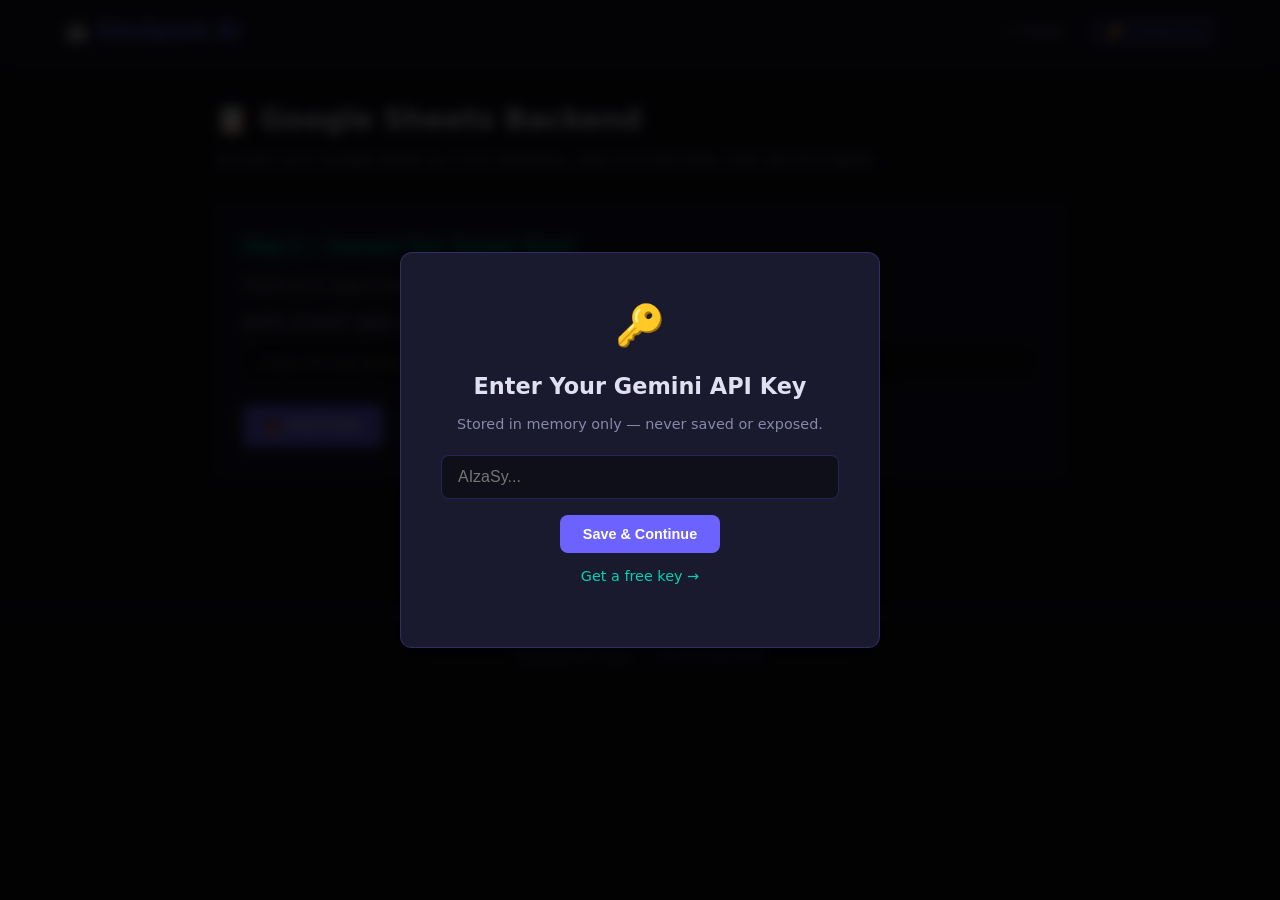
<file: pages/sheets-backend.html>
<!DOCTYPE html>
<html lang="en">
<head>
  <meta charset="UTF-8"/>
  <meta name="viewport" content="width=device-width, initial-scale=1.0"/>
  <title>Google Sheets Backend · EduSpark AI</title>
  <link rel="stylesheet" href="../styles.css"/>
</head>
<body>
  <!-- API Key Modal -->
  <div id="api-modal" class="modal-overlay">
    <div class="modal-box">
      <div class="modal-icon">🔑</div>
      <h2>Enter Your Gemini API Key</h2>
      <p>Stored in memory only — never saved or exposed.</p>
      <input type="password" id="api-key-input" placeholder="AIzaSy..." autocomplete="off"/>
      <div class="modal-actions"><button class="btn-primary" onclick="saveApiKey()">Save &amp; Continue</button></div>
      <p class="modal-note"><a href="https://aistudio.google.com/app/apikey" target="_blank">Get a free key →</a></p>
    </div>
  </div>

  <header class="site-header">
    <div class="header-inner">
      <div class="logo">🤖 EduSpark AI</div>
      <nav class="top-nav">
        <a href="../index.html" class="back-link">← Home</a>
        <button class="btn-key-change" onclick="changeApiKey()">🔑 Change Key</button>
      </nav>
    </div>
  </header>

  <div class="page-container">
    <h1 class="page-title">📋 Google Sheets Backend</h1>
    <p class="page-subtitle">Connect your Google Sheet as a live database, view and add data, then get AI insights.</p>

    <!-- Step 1: Connect Sheet -->
    <div class="card">
      <h4>Step 1 — Connect Your Google Sheet</h4>
      <p style="color:var(--text-muted);font-size:.85rem;margin-bottom:1rem;">
        Publish your Apps Script as a web app, paste the URL below. 
        <a href="https://developers.google.com/apps-script/guides/web" target="_blank" style="color:var(--accent)">How to deploy →</a>
      </p>
      <div class="form-group">
        <label>Apps Script Web App URL</label>
        <input type="url" id="sheet-url" placeholder="https://script.google.com/macros/s/.../exec"/>
      </div>
      <div class="btn-group">
        <button class="btn-primary" onclick="fetchSheetData()">📥 Fetch Data</button>
        <button class="btn-secondary" onclick="loadDemo()">🎭 Load Demo Data</button>
      </div>
    </div>

    <div class="loading-bar" id="loading"><div class="spinner"></div> Fetching sheet data…</div>

    <!-- Data Table -->
    <div class="output-area" id="table-area">
      <h4>📊 Sheet Data</h4>
      <div style="overflow-x:auto">
        <table class="data-table" id="data-table"></table>
      </div>
      <div class="btn-group">
        <button class="btn-outline" onclick="toggleAddForm()">➕ Add New Row</button>
        <button class="btn-primary" onclick="getAiInsight()">🤖 AI Insight</button>
      </div>
    </div>

    <!-- Add Row Form -->
    <div class="card" id="add-form" style="display:none">
      <h4>Add New Row</h4>
      <div id="add-fields"></div>
      <div class="btn-group">
        <button class="btn-primary" onclick="submitRow()">💾 Submit Row</button>
        <button class="btn-secondary" onclick="toggleAddForm()">Cancel</button>
      </div>
    </div>

    <!-- AI Insight -->
    <div class="insight-box" id="insight-box">
      <strong style="color:var(--accent)">🤖 AI Insight</strong>
      <div class="loading-bar" id="insight-loading" style="margin:.5rem 0">
        <div class="spinner"></div> Analyzing data…
      </div>
      <p id="insight-text" style="margin-top:.5rem;font-size:.9rem;line-height:1.6"></p>
    </div>
  </div>

  <footer class="site-footer">
    <p>EduSpark AI Tools · <a href="../index.html">← Back to All Tools</a></p>
  </footer>

  <script src="../app.js"></script>
  <script>
    let tableData = [];
    let headers   = [];

    // Demo data if no Apps Script URL
    function loadDemo() {
      headers   = ['Name', 'Subject', 'Score', 'Grade'];
      tableData = [
        { Name:'Harsh', Subject:'Math', Score:'92', Grade:'A' },
        { Name:'Riya',  Subject:'Science', Score:'85', Grade:'B' },
        { Name:'Arjun', Subject:'English', Score:'78', Grade:'C' },
        { Name:'Priya', Subject:'Math', Score:'96', Grade:'A' },
        { Name:'Dev',   Subject:'Science', Score:'88', Grade:'B' },
      ];
      renderTable();
      document.getElementById('table-area').classList.add('active');
      showToast('Demo data loaded!', 'success');
    }

    async function fetchSheetData() {
      const url = document.getElementById('sheet-url').value.trim();
      if (!url) { showToast('Please enter your Apps Script URL or use Demo Data.', 'error'); return; }
      setLoading('loading', true);
      try {
        const res  = await fetch(url);
        const data = await res.json();
        if (Array.isArray(data) && data.length > 0) {
          headers   = Object.keys(data[0]);
          tableData = data;
          renderTable();
          document.getElementById('table-area').classList.add('active');
          showToast('Data loaded from Google Sheet!', 'success');
        } else {
          showToast('No data found or invalid response.', 'error');
        }
      } catch (e) {
        showToast('Failed to fetch. Check URL or use Demo Data.', 'error');
      } finally {
        setLoading('loading', false);
      }
    }

    function renderTable() {
      const table = document.getElementById('data-table');
      table.innerHTML = '';
      const thead = document.createElement('thead');
      const hr    = document.createElement('tr');
      headers.forEach(h => { const th = document.createElement('th'); th.textContent = h; hr.appendChild(th); });
      thead.appendChild(hr); table.appendChild(thead);

      const tbody = document.createElement('tbody');
      tableData.forEach(row => {
        const tr = document.createElement('tr');
        headers.forEach(h => { const td = document.createElement('td'); td.textContent = row[h] || ''; tr.appendChild(td); });
        tbody.appendChild(tr);
      });
      table.appendChild(tbody);
    }

    function toggleAddForm() {
      const form = document.getElementById('add-form');
      const visible = form.style.display !== 'none';
      form.style.display = visible ? 'none' : 'block';
      if (!visible) {
        const fields = document.getElementById('add-fields');
        fields.innerHTML = '';
        headers.forEach(h => {
          const div = document.createElement('div'); div.className = 'form-group';
          div.innerHTML = `<label>${h}</label><input type="text" id="field-${h}" placeholder="${h}"/>`;
          fields.appendChild(div);
        });
      }
    }

    async function submitRow() {
      const newRow = {};
      headers.forEach(h => { newRow[h] = document.getElementById(`field-${h}`)?.value || ''; });
      tableData.push(newRow);
      renderTable();
      document.getElementById('add-form').style.display = 'none';

      // Try to POST to Apps Script if URL is set
      const url = document.getElementById('sheet-url').value.trim();
      if (url) {
        try {
          await fetch(url, { method: 'POST', body: JSON.stringify(newRow),
            headers: { 'Content-Type': 'application/json' } });
          showToast('Row added to Google Sheet!', 'success');
        } catch { showToast('Row added locally (could not reach Sheet).', 'success'); }
      } else {
        showToast('Row added to demo table!', 'success');
      }
    }

    async function getAiInsight() {
      if (!tableData.length) { showToast('Load data first.', 'error'); return; }
      const insightBox = document.getElementById('insight-box');
      insightBox.classList.add('active');
      setLoading('insight-loading', true);
      document.getElementById('insight-text').textContent = '';

      const dataStr = JSON.stringify(tableData.slice(0, 20));
      const prompt  = `You are a data analyst. Here is some tabular data from a Google Sheet:\n${dataStr}\n\nProvide a short 3-4 sentence insight: summarize key trends, highlight top performers or anomalies, and suggest one actionable recommendation.`;

      try {
        const text = await callGemini(prompt, { temperature: 0.5, maxTokens: 300 });
        document.getElementById('insight-text').textContent = text;
        showToast('AI insight ready!', 'success');
      } catch (e) {
        document.getElementById('insight-text').textContent = 'Error: ' + e.message;
      } finally {
        setLoading('insight-loading', false);
      }
    }
  </script>
</body>
</html>
</file>
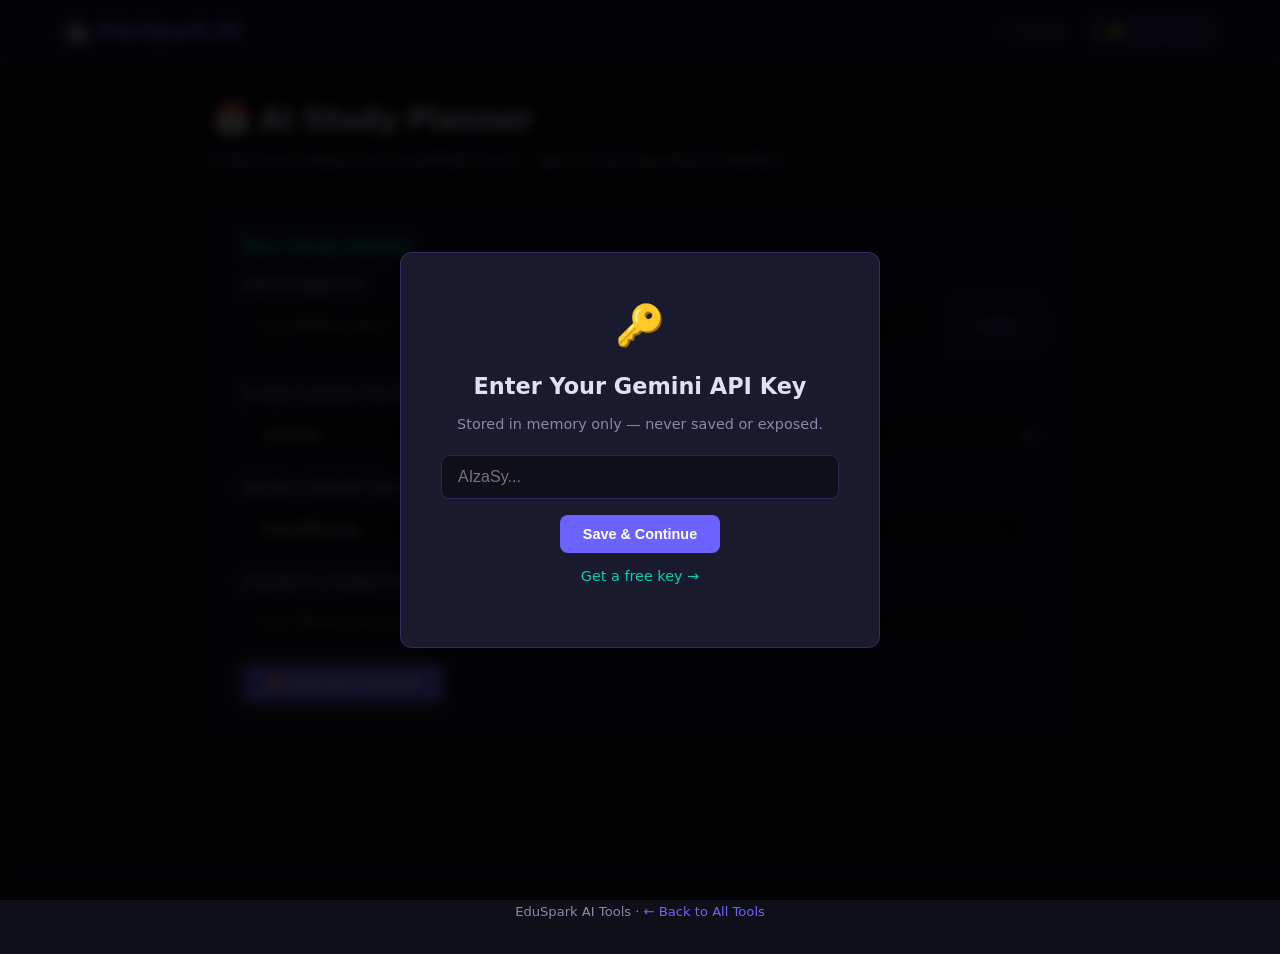
<file: pages/study-planner.html>
<!DOCTYPE html>
<html lang="en">
<head>
  <meta charset="UTF-8"/>
  <meta name="viewport" content="width=device-width, initial-scale=1.0"/>
  <title>AI Study Planner · EduSpark AI</title>
  <link rel="stylesheet" href="../styles.css"/>
  <style>
    .subject-tag {
      display: inline-flex; align-items: center; gap: .3rem;
      padding: .3rem .7rem; border-radius: 20px;
      font-size: .8rem; font-weight: 600;
      cursor: pointer; transition: opacity .2s;
    }
    .subject-tag:hover { opacity: .8; }
    .tag-remove { font-size: .9rem; line-height: 1; }
    .tags-wrap { display: flex; flex-wrap: wrap; gap: .5rem; margin-bottom: 1rem; }
    .tt-cell { border-radius: 4px; padding: .4rem; font-weight: 600; font-size: .82rem; }
  </style>
</head>
<body>
  <!-- API Key Modal -->
  <div id="api-modal" class="modal-overlay">
    <div class="modal-box">
      <div class="modal-icon">🔑</div>
      <h2>Enter Your Gemini API Key</h2>
      <p>Stored in memory only — never saved or exposed.</p>
      <input type="password" id="api-key-input" placeholder="AIzaSy..." autocomplete="off"/>
      <div class="modal-actions"><button class="btn-primary" onclick="saveApiKey()">Save &amp; Continue</button></div>
      <p class="modal-note"><a href="https://aistudio.google.com/app/apikey" target="_blank">Get a free key →</a></p>
    </div>
  </div>

  <header class="site-header">
    <div class="header-inner">
      <div class="logo">🤖 EduSpark AI</div>
      <nav class="top-nav">
        <a href="../index.html" class="back-link">← Home</a>
        <button class="btn-key-change" onclick="changeApiKey()">🔑 Change Key</button>
      </nav>
    </div>
  </header>

  <div class="page-container">
    <h1 class="page-title">📅 AI Study Planner</h1>
    <p class="page-subtitle">Enter your subjects and available hours — get a smart day-wise timetable.</p>

    <div class="card">
      <h4>Your Study Details</h4>

      <!-- Add subjects -->
      <div class="form-group">
        <label>Add Subjects</label>
        <div style="display:flex;gap:.5rem">
          <input type="text" id="subject-input" placeholder="e.g. Mathematics" onkeydown="if(event.key==='Enter')addSubject()"/>
          <button class="btn-outline" style="white-space:nowrap" onclick="addSubject()">+ Add</button>
        </div>
      </div>
      <div class="tags-wrap" id="subjects-tags"></div>

      <div class="form-row">
        <div class="form-group">
          <label>Study Hours Per Day</label>
          <select id="hours-per-day">
            <option value="2">2 hours</option>
            <option value="3" selected>3 hours</option>
            <option value="4">4 hours</option>
            <option value="5">5 hours</option>
            <option value="6">6 hours</option>
          </select>
        </div>
        <div class="form-group">
          <label>Plan Duration</label>
          <select id="days">
            <option value="7" selected>1 week (7 days)</option>
            <option value="14">2 weeks (14 days)</option>
            <option value="30">1 month (30 days)</option>
          </select>
        </div>
      </div>

      <div class="form-group">
        <label>Exam / Target Date (optional)</label>
        <input type="date" id="exam-date"/>
      </div>

      <div class="form-group">
        <label>Priority subjects (optional)</label>
        <input type="text" id="priority" placeholder="e.g. Physics and Math need more focus"/>
      </div>

      <div class="btn-group">
        <button class="btn-primary" onclick="generatePlan()">📅 Generate Timetable</button>
      </div>
    </div>

    <div class="loading-bar" id="loading"><div class="spinner"></div> Building your study plan…</div>

    <div class="output-area" id="output">
      <h4>📅 Your Weekly Study Timetable</h4>
      <div style="overflow-x:auto">
        <table class="timetable" id="timetable"></table>
      </div>
      <div class="btn-group">
        <button class="btn-outline" onclick="downloadPlan()">⬇ Download Plan</button>
        <button class="btn-secondary" onclick="regeneratePlan()">🔄 Regenerate</button>
      </div>
    </div>
  </div>

  <footer class="site-footer">
    <p>EduSpark AI Tools · <a href="../index.html">← Back to All Tools</a></p>
  </footer>

  <script src="../app.js"></script>
  <script>
    let subjects   = [];
    let planData   = null;
    const colors   = ['#6c63ff','#00d2b4','#f59e0b','#ef4444','#22c55e','#a78bfa','#fb923c','#60a5fa'];

    function addSubject() {
      const input = document.getElementById('subject-input');
      const val   = input.value.trim();
      if (!val) return;
      if (subjects.includes(val)) { showToast('Already added.', 'error'); return; }
      subjects.push(val);
      renderTags();
      input.value = '';
    }

    function removeSubject(s) {
      subjects = subjects.filter(x => x !== s);
      renderTags();
    }

    function renderTags() {
      const wrap = document.getElementById('subjects-tags');
      wrap.innerHTML = '';
      subjects.forEach((s, i) => {
        const tag = document.createElement('div');
        tag.className = 'subject-tag';
        tag.style.background = colors[i % colors.length] + '33';
        tag.style.color = colors[i % colors.length];
        tag.style.border = `1px solid ${colors[i % colors.length]}55`;
        tag.innerHTML = `${s} <span class="tag-remove" onclick="removeSubject('${s}')">×</span>`;
        wrap.appendChild(tag);
      });
    }

    async function generatePlan() {
      if (subjects.length < 2) { showToast('Please add at least 2 subjects.', 'error'); return; }

      const hours    = document.getElementById('hours-per-day').value;
      const days     = document.getElementById('days').value;
      const examDate = document.getElementById('exam-date').value;
      const priority = document.getElementById('priority').value.trim();

      const prompt = `
Create a ${days}-day study timetable for a student.
Subjects: ${subjects.join(', ')}
Study hours per day: ${hours}
${examDate ? `Exam date: ${examDate}` : ''}
${priority ? `Priority note: ${priority}` : ''}

Return ONLY valid JSON (no markdown fences). Structure:
{
  "days": [
    {
      "day": "Day 1 (Mon)",
      "slots": [
        {"time": "9:00 AM - 10:00 AM", "subject": "Mathematics"},
        {"time": "10:30 AM - 11:30 AM", "subject": "Physics"}
      ]
    }
  ]
}
Ensure subjects rotate fairly and ${priority ? 'give more slots to priority subjects' : 'are balanced'}.
Generate all ${days} days.
      `.trim();

      setLoading('loading', true);
      document.getElementById('output').classList.remove('active');

      try {
        const raw = await callGemini(prompt, { temperature: 0.5, maxTokens: 4000 });
        planData  = parseGeminiJson(raw);
        renderTimetable(planData);
        document.getElementById('output').classList.add('active');
        showToast('Timetable generated!', 'success');
      } catch (e) {
        showToast('Error: ' + e.message, 'error');
      } finally {
        setLoading('loading', false);
      }
    }

    function getSubjectColor(subject) {
      const idx = subjects.indexOf(subject);
      return idx >= 0 ? colors[idx % colors.length] : '#888';
    }

    function renderTimetable(data) {
      const table = document.getElementById('timetable');
      table.innerHTML = '';

      // Get all unique time slots
      const allSlots = [...new Set(data.days.flatMap(d => d.slots.map(s => s.time)))];

      // Header row
      const thead = document.createElement('thead');
      const hr    = document.createElement('tr');
      const thTime = document.createElement('th');
      thTime.textContent = 'Time Slot';
      hr.appendChild(thTime);
      data.days.forEach(d => {
        const th = document.createElement('th');
        th.textContent = d.day;
        hr.appendChild(th);
      });
      thead.appendChild(hr);
      table.appendChild(thead);

      // Body rows
      const tbody = document.createElement('tbody');
      allSlots.forEach(slot => {
        const tr = document.createElement('tr');
        const tdTime = document.createElement('td');
        tdTime.textContent = slot;
        tdTime.style.color = 'var(--text-muted)';
        tdTime.style.fontSize = '.8rem';
        tr.appendChild(tdTime);

        data.days.forEach(d => {
          const td      = document.createElement('td');
          const found   = d.slots.find(s => s.time === slot);
          if (found) {
            td.className = 'has-subject tt-cell';
            td.textContent = found.subject;
            const c = getSubjectColor(found.subject);
            td.style.background = c + '22';
            td.style.color = c;
          }
          tr.appendChild(td);
        });
        tbody.appendChild(tr);
      });
      table.appendChild(tbody);
    }

    function downloadPlan() {
      if (!planData) return;
      let txt = 'STUDY TIMETABLE\n' + '='.repeat(40) + '\n\n';
      planData.days.forEach(d => {
        txt += `${d.day}\n${'─'.repeat(20)}\n`;
        d.slots.forEach(s => { txt += `  ${s.time}: ${s.subject}\n`; });
        txt += '\n';
      });
      downloadText(txt, 'study-timetable.txt');
    }

    function regeneratePlan() { generatePlan(); }
  </script>
</body>
</html>
</file>
<file: styles.css>
/* ============================================================
   AI Classroom Tools — Shared Stylesheet
   ============================================================ */

/* ---------- Reset & Base ---------- */
*, *::before, *::after { box-sizing: border-box; margin: 0; padding: 0; }

:root {
  --primary:   #6c63ff;
  --primary-d: #524bd6;
  --accent:    #00d2b4;
  --bg:        #0f0f1a;
  --surface:   #1a1a2e;
  --surface2:  #16213e;
  --border:    rgba(108,99,255,.25);
  --text:      #e0e0f0;
  --text-muted:#8888aa;
  --success:   #22c55e;
  --danger:    #ef4444;
  --warning:   #f59e0b;
  --radius:    12px;
  --shadow:    0 4px 24px rgba(0,0,0,.4);
}

html { scroll-behavior: smooth; }

body {
  font-family: 'Segoe UI', system-ui, sans-serif;
  background: var(--bg);
  color: var(--text);
  min-height: 100vh;
  line-height: 1.6;
}

a { color: var(--primary); text-decoration: none; }
a:hover { color: var(--accent); }

/* ---------- Scrollbar ---------- */
::-webkit-scrollbar { width: 6px; }
::-webkit-scrollbar-track { background: var(--bg); }
::-webkit-scrollbar-thumb { background: var(--primary); border-radius: 3px; }

/* ============================================================
   API KEY MODAL
   ============================================================ */
.modal-overlay {
  position: fixed; inset: 0;
  background: rgba(0,0,0,.85);
  display: flex; align-items: center; justify-content: center;
  z-index: 9999;
  backdrop-filter: blur(6px);
}
.modal-overlay.hidden { display: none; }

.modal-box {
  background: var(--surface);
  border: 1px solid var(--border);
  border-radius: var(--radius);
  padding: 2.5rem;
  max-width: 480px; width: 90%;
  text-align: center;
  box-shadow: var(--shadow);
  animation: fadeUp .3s ease;
}
@keyframes fadeUp {
  from { opacity:0; transform: translateY(20px); }
  to   { opacity:1; transform: translateY(0); }
}
.modal-icon { font-size: 2.5rem; margin-bottom: .75rem; }
.modal-box h2 { font-size: 1.4rem; margin-bottom: .5rem; }
.modal-box p  { color: var(--text-muted); font-size: .9rem; margin-bottom: 1.2rem; }
.modal-box input {
  width: 100%; padding: .75rem 1rem;
  background: var(--bg); color: var(--text);
  border: 1px solid var(--border); border-radius: 8px;
  font-size: 1rem; margin-bottom: 1rem;
  transition: border-color .2s;
}
.modal-box input:focus { outline: none; border-color: var(--primary); }
.modal-actions { margin-bottom: .75rem; }
.modal-note { font-size: .8rem; color: var(--text-muted); }
.modal-note a { color: var(--accent); }

/* ============================================================
   HEADER
   ============================================================ */
.site-header {
  position: sticky; top: 0; z-index: 100;
  background: rgba(26,26,46,.95);
  border-bottom: 1px solid var(--border);
  backdrop-filter: blur(12px);
}
.header-inner {
  max-width: 1200px; margin: 0 auto;
  padding: .9rem 1.5rem;
  display: flex; align-items: center; justify-content: space-between;
}
.logo { font-size: 1.3rem; font-weight: 700; color: var(--primary); }
.top-nav { display: flex; align-items: center; gap: 1rem; }
.top-nav a {
  color: var(--text-muted); font-size: .9rem; padding: .35rem .75rem;
  border-radius: 6px; transition: all .2s;
}
.top-nav a:hover, .top-nav a.active { background: var(--border); color: var(--text); }

/* Page breadcrumb back link */
.back-link {
  display: inline-flex; align-items: center; gap: .4rem;
  color: var(--text-muted); font-size: .9rem; padding: .35rem .75rem;
  border-radius: 6px; transition: all .2s;
}
.back-link:hover { background: var(--border); color: var(--text); }

/* ============================================================
   HERO
   ============================================================ */
.hero {
  text-align: center;
  padding: 4rem 1.5rem 2.5rem;
  background: radial-gradient(ellipse at top, rgba(108,99,255,.15) 0%, transparent 70%);
}
.hero-badge {
  display: inline-block;
  background: rgba(108,99,255,.15);
  color: var(--primary);
  border: 1px solid rgba(108,99,255,.3);
  border-radius: 20px;
  padding: .3rem 1rem;
  font-size: .8rem;
  font-weight: 600;
  margin-bottom: 1rem;
  letter-spacing: .05em;
}
.hero h1 {
  font-size: clamp(2.2rem, 5vw, 3.5rem);
  font-weight: 900;
  margin-bottom: .6rem;
  background: linear-gradient(135deg, var(--primary), var(--accent));
  -webkit-background-clip: text;
  -webkit-text-fill-color: transparent;
  background-clip: text;
}
.hero-tagline {
  font-size: 1.15rem;
  color: var(--text);
  margin-bottom: .5rem;
}
.hero-sub {
  color: var(--text-muted);
  font-size: .9rem;
}

/* ============================================================
   TOOLS GRID (Homepage)
   ============================================================ */
.tools-grid {
  display: grid;
  grid-template-columns: repeat(auto-fill, minmax(260px, 1fr));
  gap: 1.25rem;
  max-width: 1200px; margin: 0 auto;
  padding: 1.5rem;
}
.tool-card {
  background: var(--surface);
  border: 1px solid var(--border);
  border-radius: var(--radius);
  padding: 1.75rem 1.5rem;
  transition: transform .2s, box-shadow .2s, border-color .2s;
  color: var(--text);
  position: relative; display: block;
}
.tool-card:hover {
  transform: translateY(-4px);
  box-shadow: 0 8px 32px rgba(108,99,255,.25);
  border-color: var(--primary);
  color: var(--text);
}
.tool-icon { font-size: 2rem; margin-bottom: .75rem; }
.tool-card h3 { font-size: 1.05rem; margin-bottom: .4rem; }
.tool-card p  { font-size: .85rem; color: var(--text-muted); }
.task-badge {
  position: absolute; top: 1rem; right: 1rem;
  background: rgba(108,99,255,.2); color: var(--primary);
  font-size: .75rem; font-weight: 600;
  padding: .2rem .6rem; border-radius: 20px;
}

/* ============================================================
   PAGE LAYOUT (Inner pages)
   ============================================================ */
.page-container {
  max-width: 900px; margin: 0 auto;
  padding: 2rem 1.5rem 4rem;
}
.page-title {
  font-size: 1.8rem; font-weight: 800;
  margin-bottom: .4rem;
}
.page-subtitle {
  color: var(--text-muted); font-size: .95rem;
  margin-bottom: 2rem;
}

/* ============================================================
   CARDS / PANELS
   ============================================================ */
.card {
  background: var(--surface);
  border: 1px solid var(--border);
  border-radius: var(--radius);
  padding: 1.75rem;
  margin-bottom: 1.5rem;
}
.card h4 { font-size: 1rem; margin-bottom: 1rem; color: var(--accent); }

/* ============================================================
   FORM ELEMENTS
   ============================================================ */
.form-group { margin-bottom: 1.25rem; }
.form-group label {
  display: block; font-size: .85rem; font-weight: 600;
  margin-bottom: .4rem; color: var(--text-muted);
  text-transform: uppercase; letter-spacing: .05em;
}
.form-group input,
.form-group textarea,
.form-group select {
  width: 100%; padding: .75rem 1rem;
  background: var(--bg); color: var(--text);
  border: 1px solid var(--border); border-radius: 8px;
  font-size: .95rem; font-family: inherit;
  transition: border-color .2s;
  resize: vertical;
}
.form-group input:focus,
.form-group textarea:focus,
.form-group select:focus {
  outline: none; border-color: var(--primary);
}
.form-row {
  display: grid; grid-template-columns: 1fr 1fr;
  gap: 1rem;
}
@media (max-width: 600px) { .form-row { grid-template-columns: 1fr; } }

/* ============================================================
   BUTTONS
   ============================================================ */
.btn-primary, .btn-secondary, .btn-danger, .btn-success, .btn-outline {
  display: inline-flex; align-items: center; gap: .4rem;
  padding: .7rem 1.4rem; border-radius: 8px;
  font-size: .9rem; font-weight: 600; cursor: pointer;
  border: none; transition: all .2s;
}
.btn-primary  { background: var(--primary); color: #fff; }
.btn-primary:hover  { background: var(--primary-d); transform: translateY(-1px); }

.btn-secondary { background: var(--surface2); color: var(--text); border: 1px solid var(--border); }
.btn-secondary:hover { border-color: var(--primary); color: var(--primary); }

.btn-success  { background: var(--success); color: #fff; }
.btn-danger   { background: var(--danger);  color: #fff; }
.btn-outline  { background: transparent; color: var(--primary); border: 1px solid var(--primary); }
.btn-outline:hover { background: rgba(108,99,255,.1); }

.btn-group { display: flex; flex-wrap: wrap; gap: .75rem; margin-top: 1.25rem; }

.btn-key-change {
  background: rgba(108,99,255,.15); color: var(--primary);
  border: 1px solid var(--border); border-radius: 8px;
  padding: .35rem .85rem; font-size: .85rem; cursor: pointer;
  transition: all .2s;
}
.btn-key-change:hover { background: rgba(108,99,255,.3); }

/* ============================================================
   LOADING / SPINNER
   ============================================================ */
.loading-bar {
  display: none; align-items: center; gap: .75rem;
  color: var(--text-muted); font-size: .9rem;
  margin: 1rem 0;
}
.loading-bar.active { display: flex; }
.spinner {
  width: 20px; height: 20px;
  border: 2px solid var(--border);
  border-top-color: var(--primary);
  border-radius: 50%;
  animation: spin .7s linear infinite;
}
@keyframes spin { to { transform: rotate(360deg); } }

/* ============================================================
   OUTPUT / RESULT AREA
   ============================================================ */
.output-area {
  background: var(--surface2);
  border: 1px solid var(--border);
  border-radius: var(--radius);
  padding: 1.5rem;
  margin-top: 1.5rem;
  display: none;
}
.output-area.active { display: block; }
.output-area h4 { color: var(--accent); margin-bottom: 1rem; font-size: .95rem; }

/* Markdown output styles */
.md-output h1, .md-output h2, .md-output h3 {
  color: var(--primary); margin: 1rem 0 .5rem;
}
.md-output ul, .md-output ol {
  padding-left: 1.5rem; margin-bottom: .75rem;
}
.md-output li { margin-bottom: .3rem; }
.md-output p  { margin-bottom: .75rem; }
.md-output strong { color: var(--accent); }
.md-output code {
  background: rgba(255,255,255,.07);
  padding: .1rem .35rem; border-radius: 4px;
  font-family: 'Cascadia Code', monospace; font-size: .85rem;
}

/* ============================================================
   TOAST NOTIFICATION
   ============================================================ */
#toast {
  position: fixed; bottom: 1.5rem; right: 1.5rem;
  background: var(--surface); border: 1px solid var(--border);
  border-radius: 10px; padding: .85rem 1.25rem;
  font-size: .9rem; color: var(--text);
  box-shadow: var(--shadow); z-index: 10000;
  transform: translateY(80px); opacity: 0;
  transition: all .3s; pointer-events: none;
}
#toast.show { transform: translateY(0); opacity: 1; }
#toast.success { border-left: 4px solid var(--success); }
#toast.error   { border-left: 4px solid var(--danger); }

/* ============================================================
   SLIDE VIEWER (Task 3)
   ============================================================ */
.slide-viewer {
  background: var(--surface2);
  border: 1px solid var(--border);
  border-radius: var(--radius);
  overflow: hidden; margin-top: 1.5rem;
  display: none;
}
.slide-viewer.active { display: block; }
.slide-header {
  background: rgba(108,99,255,.15);
  padding: .75rem 1.5rem;
  display: flex; justify-content: space-between; align-items: center;
  font-size: .85rem; color: var(--text-muted);
}
.slide-content {
  padding: 2.5rem;
  min-height: 280px;
}
.slide-content h2 { font-size: 1.5rem; color: var(--primary); margin-bottom: 1.25rem; }
.slide-content ul { padding-left: 1.5rem; }
.slide-content li { margin-bottom: .5rem; font-size: .95rem; }
.slide-nav {
  display: flex; justify-content: center; gap: 1rem;
  padding: 1rem;
  border-top: 1px solid var(--border);
}

/* ============================================================
   QUIZ (Task 6)
   ============================================================ */
.quiz-question { margin-bottom: 2rem; }
.quiz-question p { font-size: 1rem; font-weight: 600; margin-bottom: 1rem; }
.quiz-options { display: grid; gap: .6rem; }
.quiz-option {
  background: var(--surface2); border: 1px solid var(--border);
  border-radius: 8px; padding: .75rem 1rem;
  cursor: pointer; transition: all .2s; text-align: left;
  color: var(--text); font-size: .9rem;
}
.quiz-option:hover:not(:disabled) { border-color: var(--primary); background: rgba(108,99,255,.1); }
.quiz-option.correct  { border-color: var(--success); background: rgba(34,197,94,.15); color: var(--success); }
.quiz-option.wrong    { border-color: var(--danger);  background: rgba(239,68,68,.15);  color: var(--danger); }
.quiz-option:disabled { cursor: not-allowed; }
.score-banner {
  text-align: center; padding: 2rem;
  background: rgba(108,99,255,.1);
  border-radius: var(--radius);
  font-size: 1.5rem; font-weight: 700;
}

/* ============================================================
   CHATBOT (Task 7)
   ============================================================ */
.chat-window {
  background: var(--surface2);
  border: 1px solid var(--border);
  border-radius: var(--radius);
  height: 420px; overflow-y: auto;
  padding: 1rem; margin-bottom: .75rem;
  display: flex; flex-direction: column; gap: .75rem;
}
.chat-bubble {
  max-width: 80%; padding: .75rem 1rem;
  border-radius: 12px; font-size: .9rem; line-height: 1.5;
}
.chat-bubble.user {
  align-self: flex-end;
  background: var(--primary); color: #fff;
  border-bottom-right-radius: 4px;
}
.chat-bubble.ai {
  align-self: flex-start;
  background: var(--surface); border: 1px solid var(--border);
  border-bottom-left-radius: 4px;
}
.chat-input-row {
  display: flex; gap: .75rem;
}
.chat-input-row input {
  flex: 1; padding: .75rem 1rem;
  background: var(--surface2); color: var(--text);
  border: 1px solid var(--border); border-radius: 8px;
  font-size: .9rem;
}
.chat-input-row input:focus { outline: none; border-color: var(--primary); }

/* ============================================================
   FLASHCARDS (Task 8)
   ============================================================ */
.flashcard-deck {
  perspective: 1200px;
  display: flex; justify-content: center;
  margin: 2rem 0;
}
.flashcard {
  width: 100%; max-width: 560px; height: 240px;
  position: relative; cursor: pointer;
  transform-style: preserve-3d;
  transition: transform .5s ease;
}
.flashcard.flipped { transform: rotateY(180deg); }
.fc-face {
  position: absolute; inset: 0;
  backface-visibility: hidden;
  display: flex; align-items: center; justify-content: center;
  text-align: center; padding: 2rem;
  border-radius: var(--radius);
  border: 1px solid var(--border);
}
.fc-front {
  background: linear-gradient(135deg, var(--surface), var(--surface2));
}
.fc-back {
  background: linear-gradient(135deg, rgba(108,99,255,.2), rgba(0,210,180,.1));
  transform: rotateY(180deg);
}
.fc-front p { font-size: 1.1rem; font-weight: 600; color: var(--primary); }
.fc-back p  { font-size: .95rem; color: var(--accent); }
.fc-hint { font-size: .75rem; color: var(--text-muted); margin-top: .5rem; }
.flashcard-controls {
  display: flex; justify-content: center; gap: 1rem;
  flex-wrap: wrap;
}
.fc-counter { text-align: center; color: var(--text-muted); font-size: .85rem; margin-bottom: .75rem; }

/* ============================================================
   TIMETABLE (Task 9)
   ============================================================ */
.timetable {
  width: 100%; border-collapse: collapse;
  font-size: .85rem; margin-top: 1rem;
}
.timetable th, .timetable td {
  border: 1px solid var(--border);
  padding: .6rem .8rem; text-align: center;
}
.timetable th {
  background: rgba(108,99,255,.2);
  color: var(--primary); font-weight: 700;
}
.timetable td { background: var(--surface2); }
.timetable td.has-subject {
  font-weight: 600; border-radius: 4px;
}

/* ============================================================
   MIND MAP (Task 4)
   ============================================================ */
#mindmap-container {
  width: 100%; min-height: 500px;
  background: var(--surface2);
  border: 1px solid var(--border);
  border-radius: var(--radius);
  overflow: auto; padding: 1rem;
  margin-top: 1.5rem; display: none;
}
#mindmap-container.active { display: block; }

/* ============================================================
   OCR (Task 10)
   ============================================================ */
.upload-zone {
  border: 2px dashed var(--border);
  border-radius: var(--radius);
  padding: 2.5rem 1.5rem;
  text-align: center; cursor: pointer;
  transition: border-color .2s;
}
.upload-zone:hover { border-color: var(--primary); }
.upload-zone p { color: var(--text-muted); margin-top: .5rem; font-size: .9rem; }
#preview-img {
  max-width: 100%; border-radius: 8px;
  margin-top: 1rem; display: none;
  border: 1px solid var(--border);
}
.progress-row {
  display: flex; align-items: center; gap: .75rem;
  margin: .75rem 0; font-size: .85rem; color: var(--text-muted);
}
progress {
  flex: 1; height: 6px; border-radius: 3px;
  appearance: none; background: var(--border);
}
progress::-webkit-progress-bar   { background: var(--border); border-radius: 3px; }
progress::-webkit-progress-value { background: var(--primary); border-radius: 3px; }

/* ============================================================
   RESUME PREVIEW
   ============================================================ */
.resume-preview {
  background: #fff; color: #111;
  border-radius: var(--radius); padding: 2rem;
  font-family: Georgia, serif;
  line-height: 1.7;
}
.resume-preview h1 { font-size: 1.5rem; border-bottom: 2px solid #333; padding-bottom: .4rem; margin-bottom: .75rem; }
.resume-preview h2 { font-size: 1.05rem; margin: 1rem 0 .3rem; color: #333; text-transform: uppercase; letter-spacing: .05em; }
.resume-preview p, .resume-preview li { font-size: .9rem; }

/* ============================================================
   SHEETS BACKEND (Task 5)
   ============================================================ */
.data-table { width: 100%; border-collapse: collapse; font-size: .88rem; }
.data-table th, .data-table td {
  padding: .65rem 1rem; border: 1px solid var(--border); text-align: left;
}
.data-table th { background: rgba(108,99,255,.2); color: var(--primary); }
.data-table tr:nth-child(even) td { background: rgba(255,255,255,.03); }
.insight-box {
  background: rgba(0,210,180,.08);
  border: 1px solid rgba(0,210,180,.25);
  border-radius: 8px; padding: 1rem;
  font-size: .9rem; margin-top: 1rem; display: none;
}
.insight-box.active { display: block; }

/* ============================================================
   FOOTER
   ============================================================ */
.site-footer {
  text-align: center;
  padding: 2rem;
  color: var(--text-muted); font-size: .82rem;
  border-top: 1px solid var(--border);
  margin-top: 3rem;
}

/* ============================================================
   RESPONSIVE
   ============================================================ */
@media (max-width: 600px) {
  .header-inner { flex-direction: column; gap: .75rem; }
  .chat-window { height: 320px; }
  .flashcard { height: 200px; }
}
</file>
